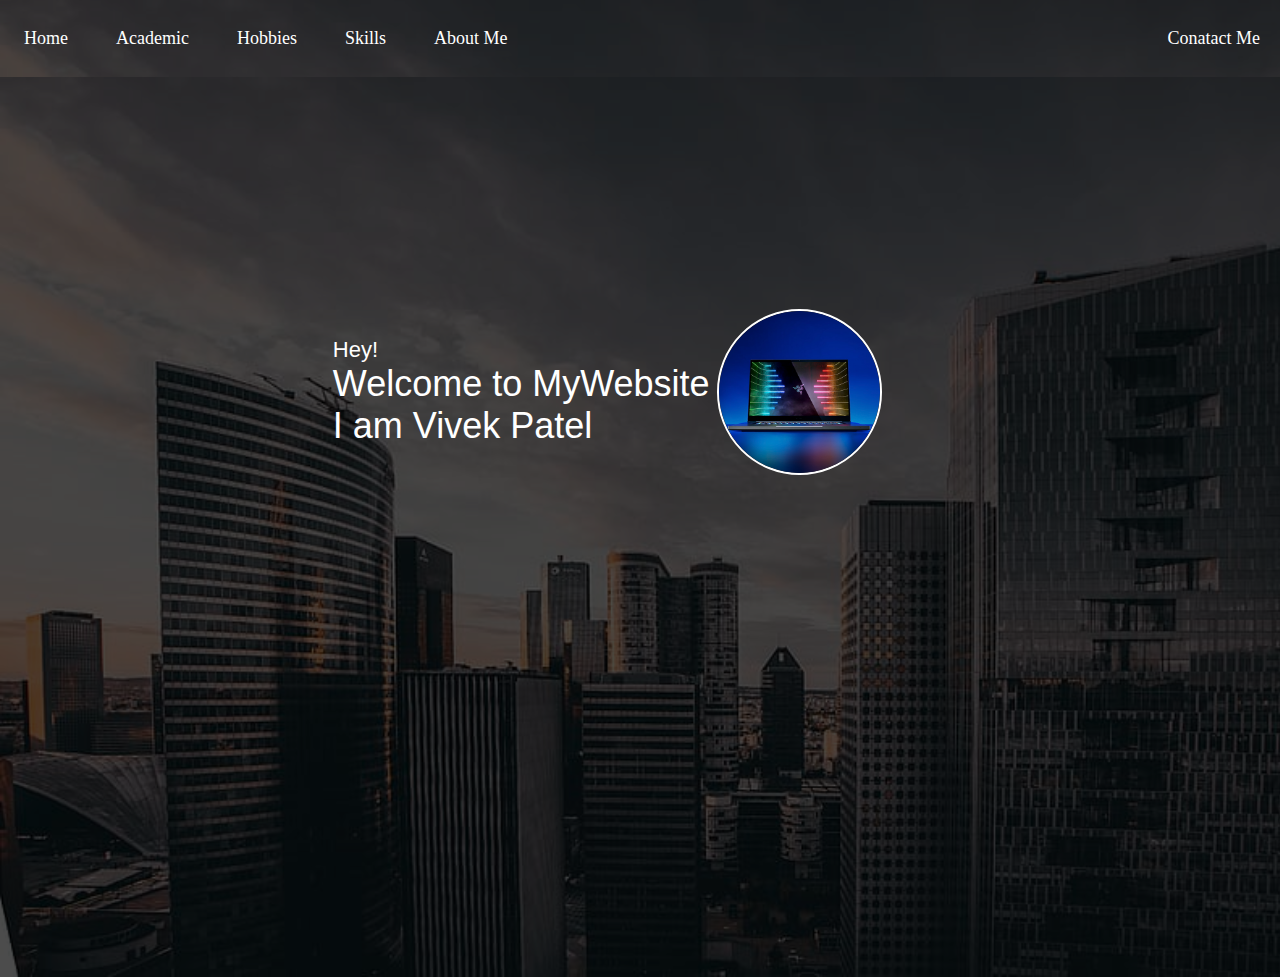
<file: index.html>
<!DOCTYPE>
<html>
    <head>
        <meta charset="UTF-8">
        <meta name="viewport" content="width=device-width, initial-scale=1.0">
        <title>My Website</title>
        <link rel="stylesheet" href="css/style.css">
    </head>

    <body>
        <nav class="navbar background h-resp">
            <ul class="nav-list v-resp">
                <li><a href="index.html">Home</a></li>
                <li><a href="academic.html">Academic</a></li>
                <li><a href="hobbies.html">Hobbies</a></li>
                <li><a href="skills.html">Skills</a></li>
                <li><a href="aboutme.html">About Me</a></li>
                
            </ul>
            <div class="nav-right v-resp">
                <ul class="nav-list-right">
                <li><a href="contact.html">Conatact Me</a></li>
            </ul>
            </div>
            <div class="b1">
                <div class="line"></div>
                <div class="line"></div>
                <div class="line"></div>
            </div>
        </nav>


            <section class="first background">
                <div class="box-main">
                    <div class="firsthalf">
                        <p class="ts">Hey!</p>
                        <p class="tb">Welcome to MyWebsite</p>
                        <p class="tb">I am Vivek Patel</p>
                    </div>

                    <div class="secondhalf">
                        <img src="img/my1.png" alt="My Photo">
                    </div>
                </div>
            </section>

            <script src="js/ani.js"></script>
    </body>
</html>
</file>
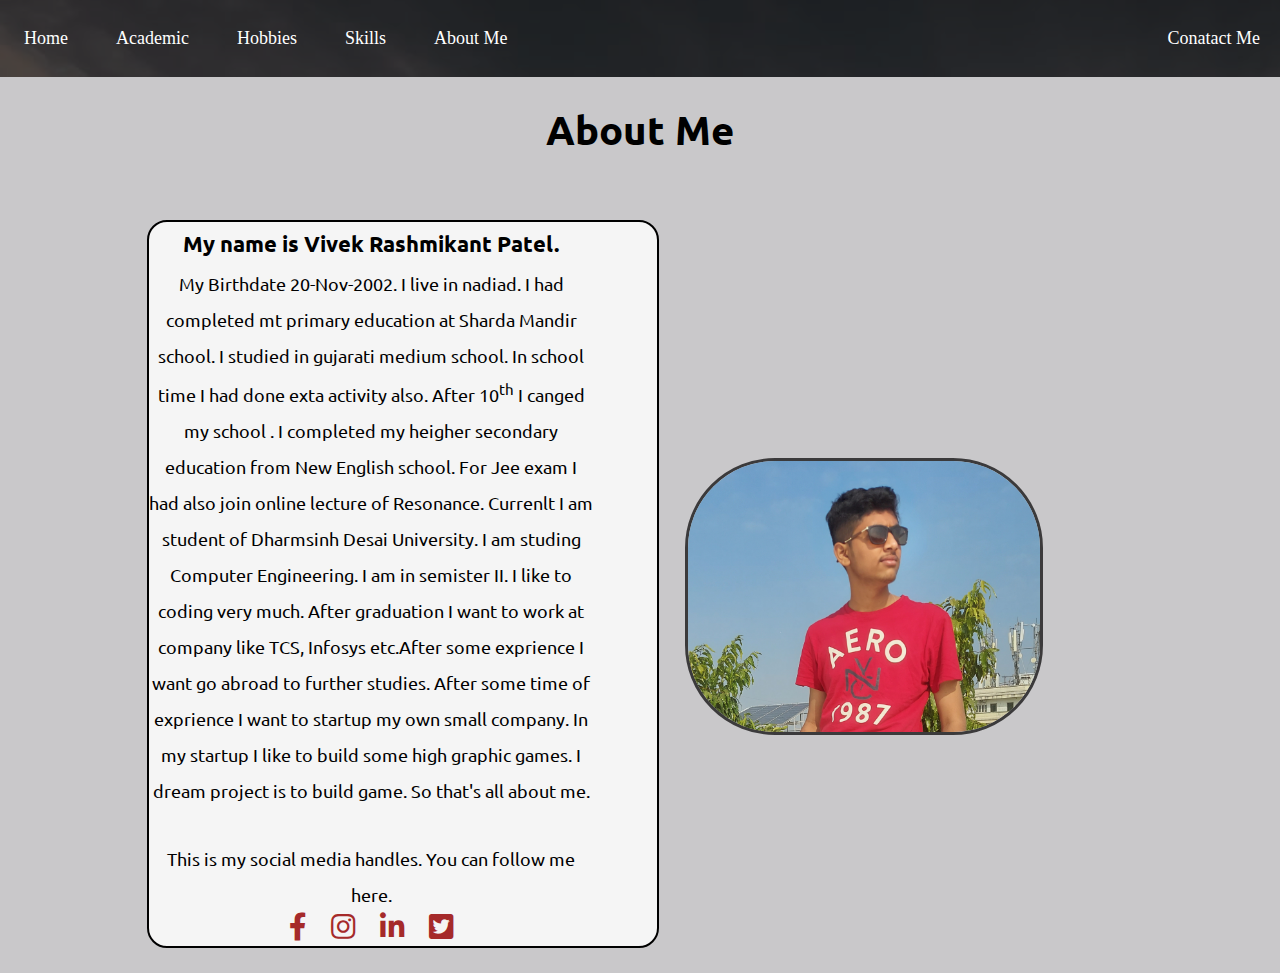
<file: aboutme.html>
<html>
    <head>
        <meta charset="UTF-8">
        <meta name="viewport" content="width=device-width, initial-scale=1.0">
        <title>My Website</title>
        <link rel="stylesheet" href="css/style.css">
        <link rel="stylesheet" href="css/about.css">
        <link rel="stylesheet" href="https://pro.fontawesome.com/releases/v5.10.0/css/all.css">
    </head>

    <body>
        <nav class="navbar background h-resp">
            <ul class="nav-list v-resp">
                <li><a href="index.html">Home</a></li>
                <li><a href="academic.html">Academic</a></li>
                <li><a href="hobbies.html">Hobbies</a></li>
                <li><a href="skills.html">Skills</a></li>
                <li><a href="aboutme.html">About Me</a></li>
            
            </ul>
            <div class="nav-right v-resp">
                <ul class="nav-list-right">
                <li><a href="contact.html">Conatact Me</a></li>
            </ul>
            </div>
            <div class="b1">
                <div class="line"></div>
                <div class="line"></div>
                <div class="line"></div>
            </div>
        </nav>

        <section class="about">
            <div class="containter">
                <h1>About Me</h1>
                <div class="box">
                    <div class="text">
                        <h3>My name is Vivek Rashmikant Patel.</h3>
                        <p> My Birthdate 20-Nov-2002. I live in nadiad. I had completed 
                            mt primary education at Sharda Mandir school. I studied in gujarati medium school.
                            In school time I had done exta activity also. After 10<sup>th</sup> I canged my school
                            . I completed my heigher secondary education from New English school. For Jee exam I had also join
                            online lecture of Resonance. Currenlt I am student of Dharmsinh Desai University. I am studing Computer
                            Engineering. I am in semister II. I like to coding very much. After graduation I want to work at company
                            like TCS, Infosys etc.After some exprience I want go abroad to further studies. After some time of exprience 
                            I want to startup my own small company. In my startup I like to build some high graphic games. I dream project is to
                            build game. So that's all about me.</p>
                            <br>
                            <p>This is my social media handles. You can follow me here.</p>
                            <div class="social">
                                <a href="https://www.facebook.com/profile.php?id=100010936723724"><i class="fab fa-facebook-f"></i></a>
                                <a href="https://www.instagram.com/vivek2011_"><i class="fab fa-instagram"></i></a>
                                <a href="https://www.linkedin.com/in/vivek-patel-b32512200/"><i class="fab fa-linkedin-in"></i></a>
                                <a href="https://twitter.com/vivek20_patel"><i class="fab fa-twitter-square"></i></a>
                            </div>
                    </div>

                    <div class="image">
                        <img src="img/my_photo.jpg" alt="my photo">
                    </div>

                </div>
            </div>
        </section>

        <script src="js/ani.js"></script>
    </body>
</html>
</file>
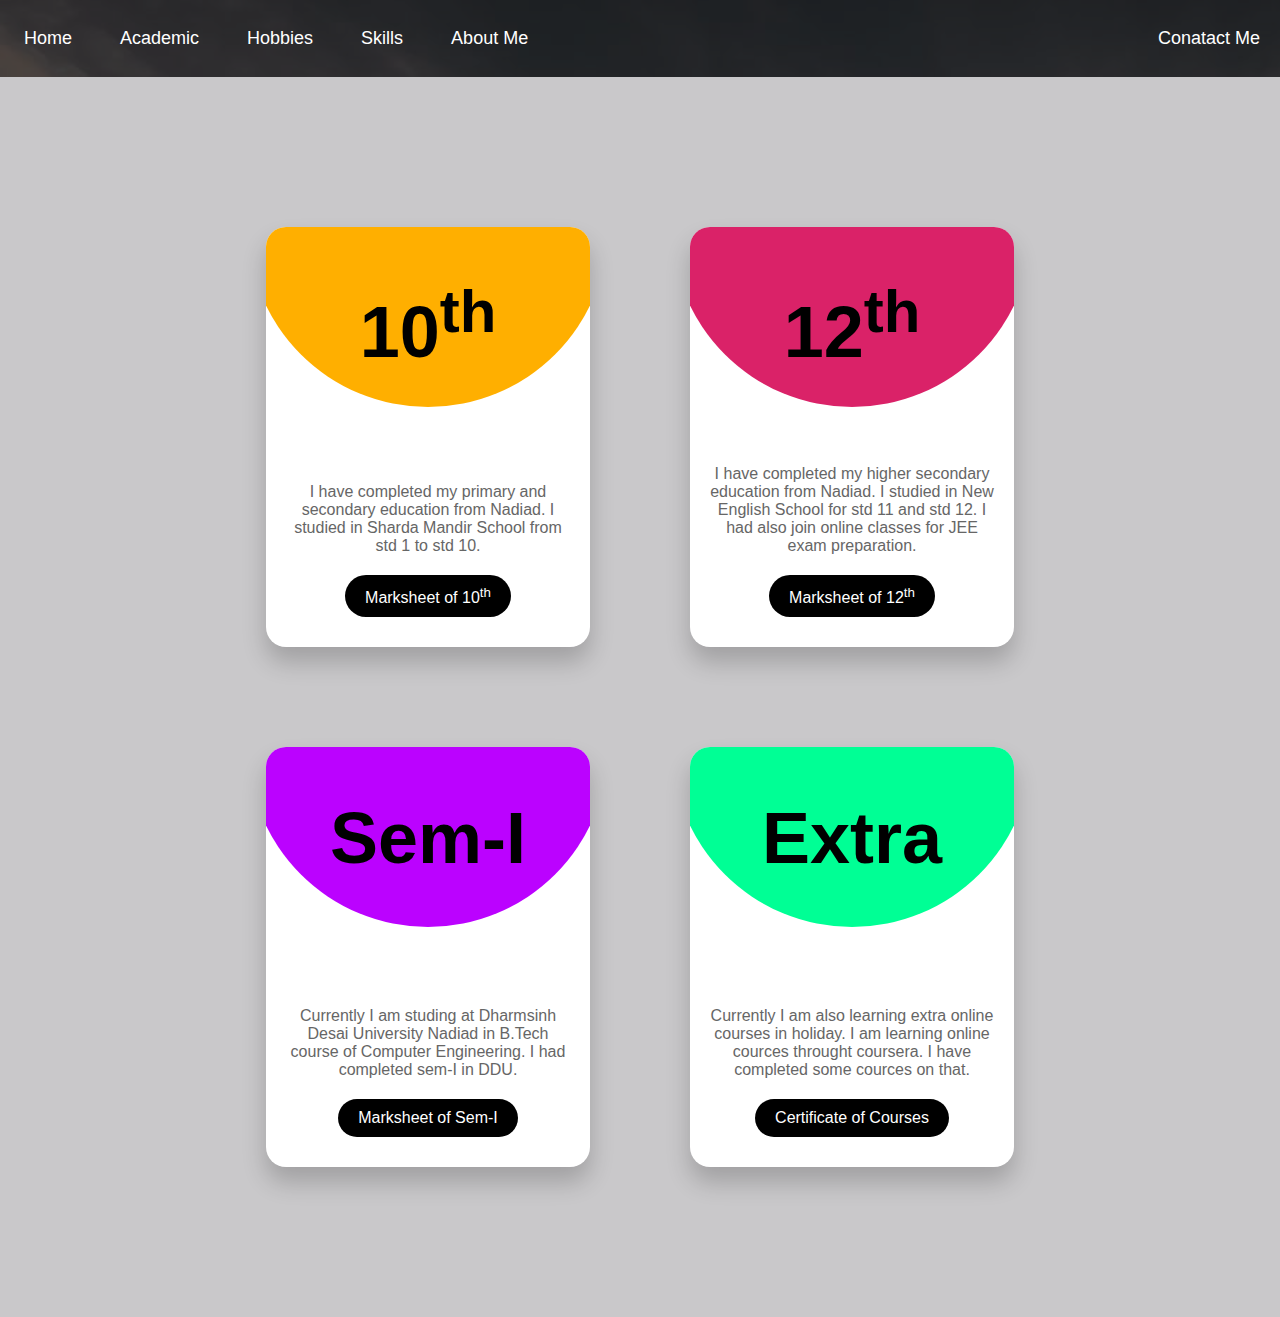
<file: academic.html>
<!DOCTYPE>
<html>
    <head>
        <meta charset="UTF-8">
        <meta name="viewport" content="width=device-width, initial-scale=1.0">
        <title>My Website</title>
        <link rel="stylesheet" href="css/style.css">
        <link rel="stylesheet" href="css/academic.css">
    </head>

    <body>
        <nav class="navbar background h-resp">
            <ul class="nav-list v-resp">
                <li><a href="index.html">Home</a></li>
                <li><a href="academic.html">Academic</a></li>
                <li><a href="hobbies.html">Hobbies</a></li>
                <li><a href="skills.html">Skills</a></li>
                <li><a href="aboutme.html">About Me</a></li>
                
            </ul>
            <div class="nav-right v-resp">
                <ul class="nav-list-right">
                <li><a href="contact.html">Conatact Me</a></li>
            </ul>
            </div>
            <div class="b1">
                <div class="line"></div>
                <div class="line"></div>
                <div class="line"></div>
            </div>
        </nav>
        <section class="acadamic">
        <div class="box">
            <div class="card">
                <div class="circle">
                    <h2>10<sup>th</sup></h2>
                    </div>
                    <div class="text">
                        <p>
                            I have completed my primary and secondary education from Nadiad. 
                            I studied in Sharda Mandir School from std 1 to std 10.
                        </p>
                        <a href="img/10marksheet.jpg">Marksheet of 10<sup>th</sup></a>
                    </div>
                
            </div>
            <div class="card">
                <div class="circle">
                
                    <h2>12<sup>th</sup></h2>
                </div>
                    <div class="text">
                        <p>I have completed my higher secondary education from Nadiad. 
                            I studied in New English School for std 11 and std 12.
                            I had also join online classes for JEE exam preparation.</p>
                        <a href="img/12board.jpg">Marksheet of 12<sup>th</sup></a>
                    </div>
                
            </div>
            <div class="card">
                <div class="circle">
                    <h2>Sem-I</h2>
                </div>
                    <div class="text">
                        <p>
                            Currently I am studing at Dharmsinh Desai University Nadiad in B.Tech course
                            of Computer Engineering. I had completed sem-I in DDU.
                        </p>
                        <a href="img/sem-I.png">Marksheet of Sem-I</a>
                    </div>
                
            </div>
            <div class="card">
                <div class="circle">
                    <h2>Extra</h2>
                </div>
                    <div class="text">
                        <p>
                            Currently I am also learning extra online courses in holiday. I am learning online cources throught
                            coursera. I have completed some cources on that. 
                        </p>
                        <a href="img/certificate/">Certificate of Courses</a>
                    </div>
                
            </div>
        </div>
    </section>
        <script src="js/ani.js"></script>
    </body>
</html>
</file>
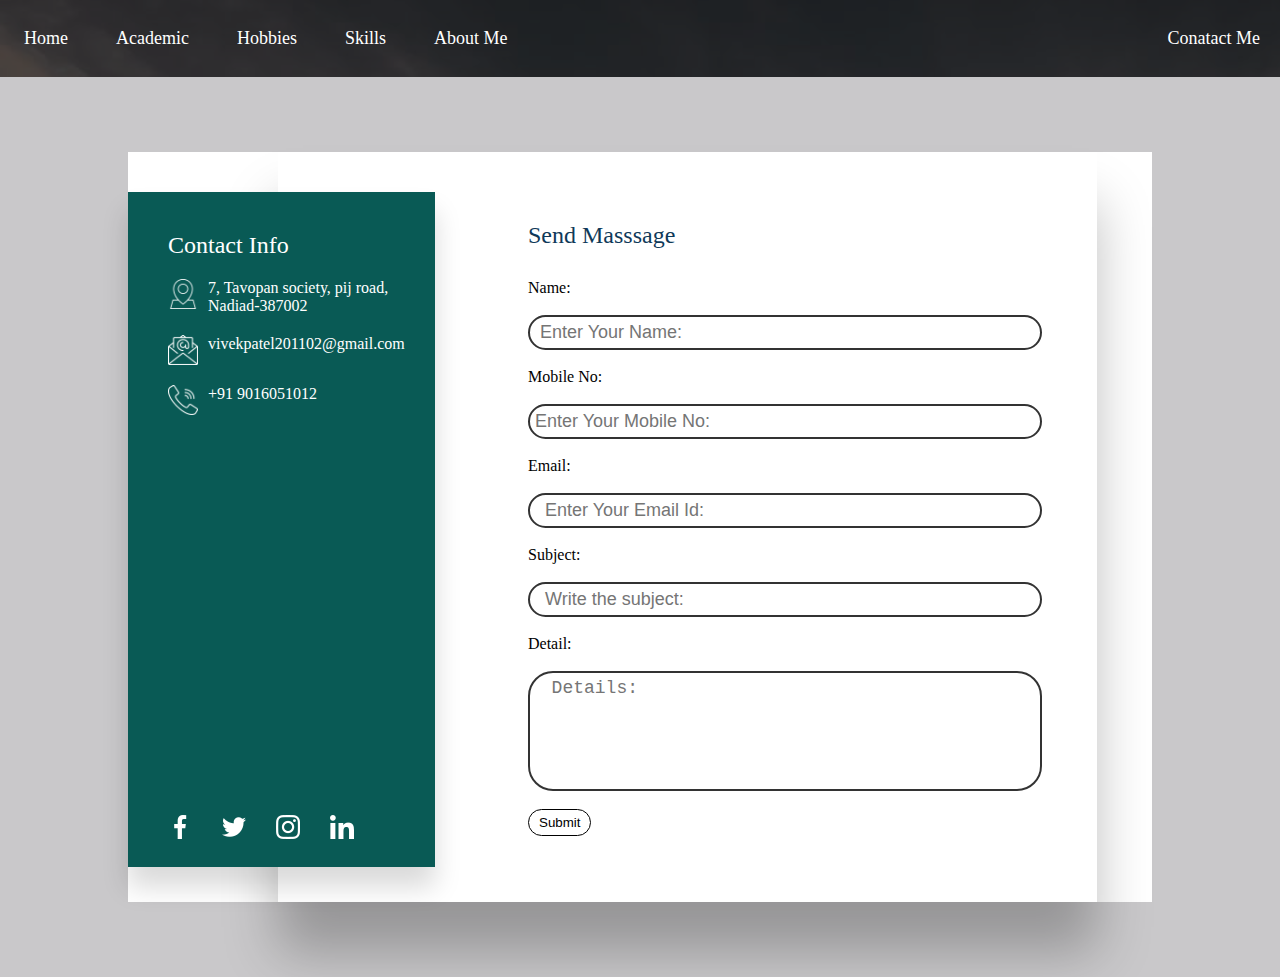
<file: contact.html>
<!DOCTYPE>
<html>
    <head>
        <meta charset="UTF-8">
        <meta name="viewport" content="width=device-width, initial-scale=1.0">
        <title>My Website</title>
        <link rel="stylesheet" href="css/style.css">
        <link rel="stylesheet" href="css/contact.css">
    </head>

    <body>
        <nav class="navbar background h-resp">
            <ul class="nav-list v-resp">
                <li><a href="index.html">Home</a></li>
                <li><a href="academic.html">Academic</a></li>
                <li><a href="hobbies.html">Hobbies</a></li>
                <li><a href="skills.html">Skills</a></li>
                <li><a href="aboutme.html">About Me</a></li>
                
            </ul>
            <div class="nav-right v-resp">
                <ul class="nav-list-right">
                <li><a href="contact.html">Conatact Me</a></li>
            </ul>
            </div>
            <div class="b1">
                <div class="line"></div>
                <div class="line"></div>
                <div class="line"></div>
            </div>
        </nav>
        <section>
            <div class="container">
                <div class="contactinfo">
                    <div>
                        <h2>Contact Info</h2>
                        <ul class="info">
                            <li>
                                <span><img src="img/location.png"></span>
                                <span>7, Tavopan society, pij road, 
                                    Nadiad-387002</span>
                            </li>
                            <li>
                                <span><img src="img/mail.png"></span>
                                <span>vivekpatel201102@gmail.com</span>
                            </li>
                            <li>
                                <span><img src="img/call.png"></span>
                                <span>+91 9016051012</span>
                            </li>
                        </ul>
                    </div>
                    <ul class="sci">
                        <li><a href="https://www.facebook.com/profile.php?id=100010936723724"><img src="img/1.png"></a></li>
                        <li><a href="https://twitter.com/vivek20_patel"><img src="img/2.png"></a></li>
                        <li><a href="https://www.instagram.com/vivek2011_/"><img src="img/3.png"></a></li>
                        <li><a href="https://www.linkedin.com/in/vivek-patel-b32512200/"><img src="img/5.png"></a></li>
                    </ul>
                </div>
                <div class="contactform">
                <h2>Send Masssage</h2>
                <div class="formbox">
                    <div class="inputbox">
                    <form action="mailto:devloper.vivek@gmail.com" method="post" enctype="text/plain">
                        Name:</br><br>
                        <input type="text" name="Information for Contact You: -
Name " id="Name" placeholder="  Enter Your Name:">
                        <br><br>Mobile No: </br><br>
                        <input type="text" name="Mobile " id="Mobile" placeholder=" Enter Your Mobile No:">
                        <br><br>Email:</br><br>
                        <input type="text" name="Email " id="Email" placeholder="   Enter Your Email Id:">
                        <br><br>Subject:</br><br>
                        <input type="text" name="Subject " id="Sub" placeholder="   Write the subject:">
                        <br><br>Detail:</br><br> 
                        <textarea name="Description " id="Description" cols="45" rows="10" placeholder="  Details:"></textarea>
                        <br><br><button  type="submit" class="btn">Submit</button>
                </form>
            </div>
                </div>
            </div>
            </div>
        </section>
        <script src="js/ani.js"></script>
    </body>
</html>
</file>
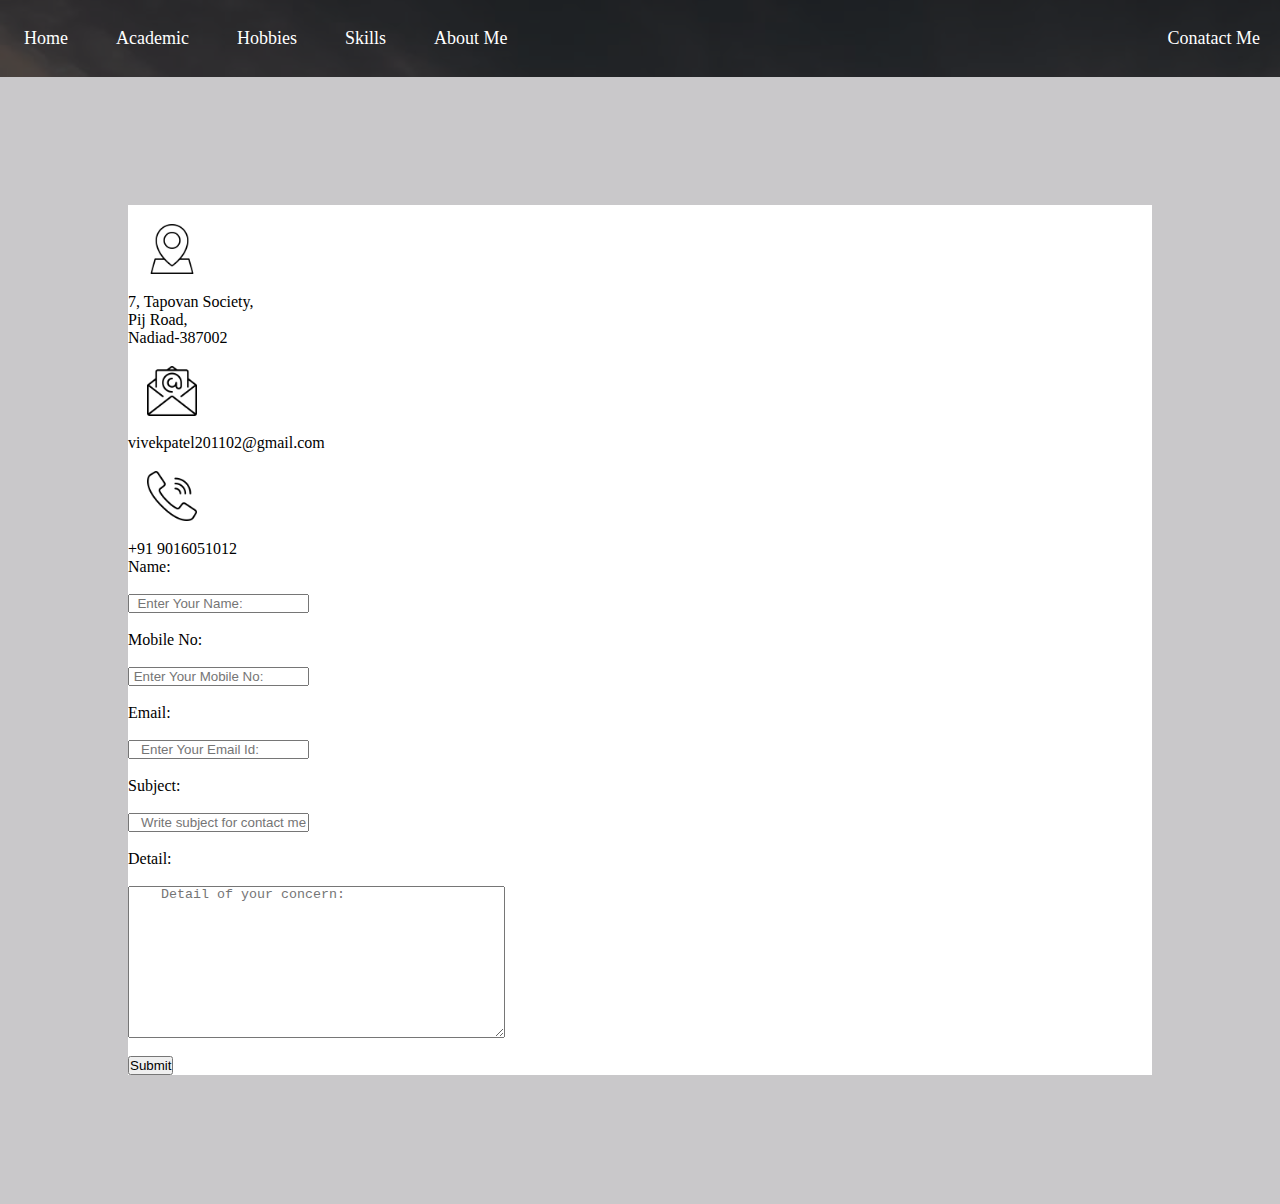
<file: contact1.html>
<!DOCTYPE>
<html>
    <head>
        <meta charset="UTF-8">
        <meta name="viewport" content="width=device-width, initial-scale=1.0">
        <title>My Website</title>
        <link rel="stylesheet" href="css/style.css">
        <link rel="stylesheet" href="css/contact1.css">
    </head>

    <body>
        <nav class="navbar background h-resp">
            <ul class="nav-list v-resp">
                <li><a href="index.html">Home</a></li>
                <li><a href="academic.html">Academic</a></li>
                <li><a href="hobbies.html">Hobbies</a></li>
                <li><a href="skills.html">Skills</a></li>
                <li><a href="aboutme.html">About Me</a></li>
                
            </ul>
            <div class="nav-right v-resp">
                <ul class="nav-list-right">
                <li><a href="contact.html">Conatact Me</a></li>
            </ul>
            </div>
            <div class="b1">
                <div class="line"></div>
                <div class="line"></div>
                <div class="line"></div>
            </div>
        </nav>

        <section>
            <div class="contain">
            <div class="container">
                <div class="info-text">
                    <li>
                    <span><img src="img/location.png"></span>
                    <span>7, Tapovan Society,<span><br>
                    <span>Pij Road,</span><br>
                    <span>Nadiad-387002</span>
                    </li>
                    <li>
                    <span><img src="img/mail.png"></span>
                    
                    <span>vivekpatel201102@gmail.com</span>
                    </li>
                    <li>
                    <span><img src="img/call.png"></span>
                    
                    <span>+91 9016051012</span>
                    </li>
                </div>

                <div class="info-form">
                    <form action="mailto:devloper.vivek@gmail.com" method="post" enctype="text/plain">
                        Name:</br><br>
                        <input type="text" name="Information for Contact You: -
Name " id="Name" placeholder="  Enter Your Name:">
                        <br><br>Mobile No: </br><br>
                        <input type="text" name="Mobile " id="Mobile" placeholder=" Enter Your Mobile No:">
                        <br><br>Email:</br><br>
                        <input type="text" name="Email " id="Email" placeholder="   Enter Your Email Id:">
                        <br><br>Subject:</br><br>
                        <input type="text" name="Subject " id="Sub" placeholder="   Write subject for contact me:">
                        <br><br>Detail:</br><br> 
                        <textarea name="Description " id="Description" cols="45" rows="10" placeholder="    Detail of your concern:"></textarea>
                        <br><br><button  type="submit" class="btn">Submit</button>
                </form>
                </div>

            </div>
        </div>
        </section>

    </body>
</html>
</file>
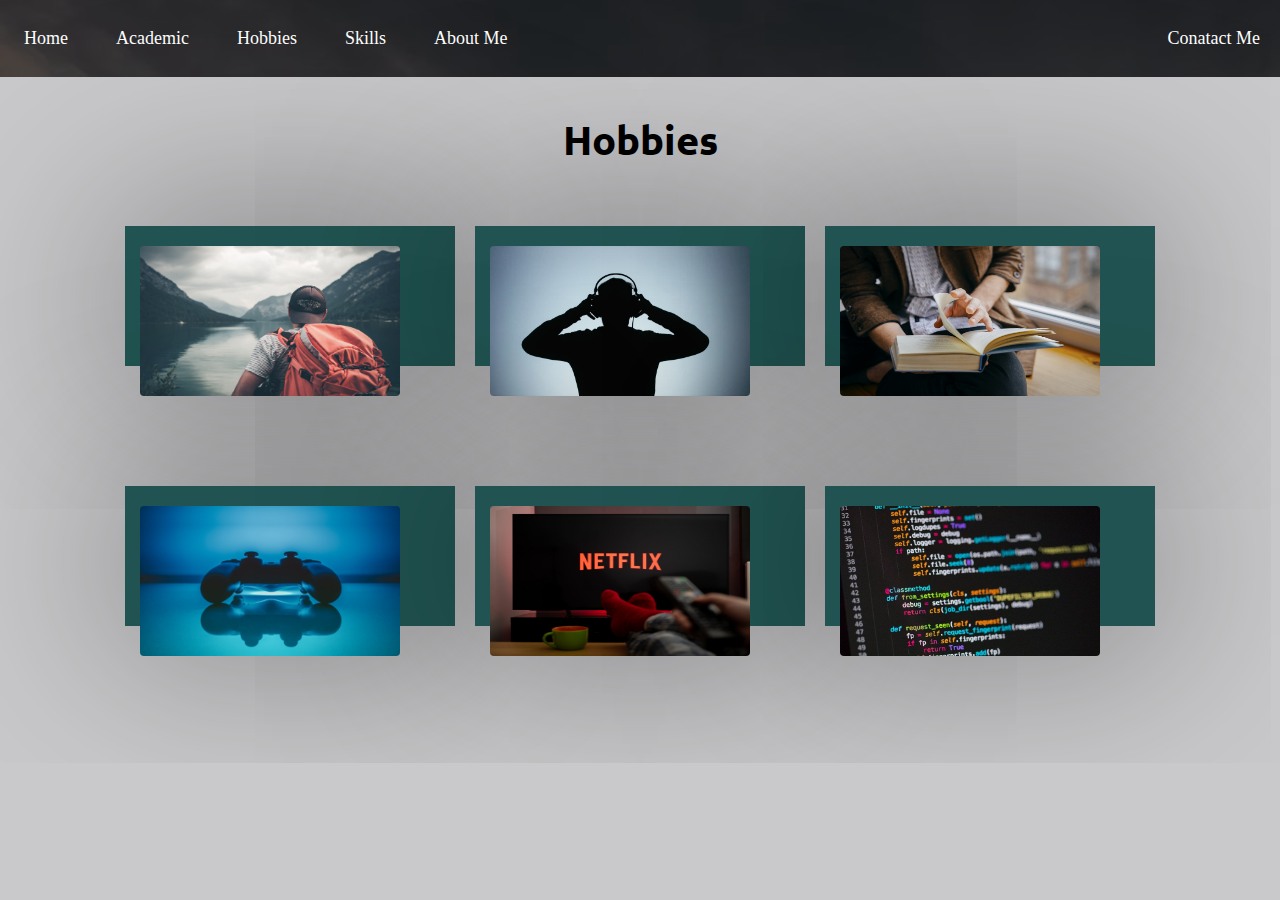
<file: hobbies.html>
<!DOCTYPE>
<html>
    <head>
        <meta charset="UTF-8">
        <meta name="viewport" content="width=device-width, initial-scale=1.0">
        <title>My Website</title>
        <link rel="stylesheet" href="css/style.css">
        <link rel="stylesheet" href="css/hobbies.css">
    </head>

    <body>
        <nav class="navbar background h-resp">
            <ul class="nav-list v-resp">
                <li><a href="index.html">Home</a></li>
                <li><a href="academic.html">Academic</a></li>
                <li><a href="hobbies.html">Hobbies</a></li>
                <li><a href="skills.html">Skills</a></li>
                <li><a href="aboutme.html">About Me</a></li>
                
            </ul>
            <div class="nav-right v-resp">
                <ul class="nav-list-right">
                <li><a href="contact.html">Conatact Me</a></li>
            </ul>
            </div>
            <div class="b1">
                <div class="line"></div>
                <div class="line"></div>
                <div class="line"></div>
            </div>
        </nav>
        <br><br>
        <h1 class="h-1">Hobbies</h1>
        <section id="hobbies"> 

            <div class="container">
                <div class="card">
                    <div class="imgBx">
                        <img src="img/travel.jpeg" alt="Travel">
                    </div>
                    <div class="content">
                        <h2>Travelling</h2>
                        <p>I like to travel at different places very much. In my opinion As a hobby, travelling keeps us busy during leisure;
                             it is the best method to utilise time. Until a person breaks from the dull routine, physically and mentally, 
                             he cannot find satisfaction; travelling helps us to achieve this break and rejuvenates us</p>
                    </div>
                </div>
                <div class="card">
                    <div class="imgBx">
                        <img src="img/music.jpg" alt="Music">
                    </div>
                    <div class="content">
                        <h2>Listen Music</h2>
                        <p>I like to listen music when ever I am doing something. I listen all type of song like hindi, gujarati, punjabi, english etc.
                            But in all that I like punjabi song most. Music is my passion. While listening to music I never got bored, it always make my mood good.
                            so I like to listen often and often music; While writting I am listing music now.</p>
                        </p>
                    </div>
                </div>
                <div class="card">
                    <div class="imgBx">
                        <img src="img/book.jpeg" alt="Reading">
                    </div>
                    <div class="content">
                        <h2>Reading Books</h2>
                        <p>I like to read novels, comics etc in Book. Thought I like to read novels most. Reading books are one of the meditation to my mind. By Reading 
                            book, I can always make my mind fresh. I had read lots of book though My favourite book is Rich Dad Poor Dad. This book is so amazing to read. I
                            it had actually showed us the dirty face of our society who differentitate people as per their income.</p>
                        </p>
                    </p>
                </div>
            </div>
        </div>
    </section>
    
    <section id="hobbies">
        <div class="container">
            <div class="card">
                <div class="imgBx">
                    <img src="img/game.png" alt="Game">
                </div>
                <div class="content">
                    <h2>Video Game</h2>
                    <p>I like to play video games on laptop or mobile. When ever I am free I like to play video game. In all video game I like horror video game are my favourite
                        I had played many games like pacify, world war z, fifa, cricket-19, GTA. In all of them my favourite video game is GTA-V.
                        This is kind of mind freshing this. I think video game help me in focus on one thing at a time.</p>
                    </div>
                </div>
                <div class="card">
                    <div class="imgBx">
                        <img src="img/movie.jpg" alt="Movie">
                    </div>
                    <div class="content">
                        <h2>Watch Movie/Series</h2>
                        <p>I like to watch movies and web seires. Watching such things are Entertaining. Genrally I like to watch hollywood movie but Indian movies like KGF, Baahubali
                            is also great. In actor my favourate actor is Manoj Bajpai. He is stunning actor. I like to watch thriller movies. My favourate movie is Inception.
                            And In web series my favourite web series is DARK. This two shows are epic example of thriller.               </p>
                        </p>
                    </div>
                </div>
                <div class="card">
                    <div class="imgBx">
                        <img src="img/code.jpg" alt="Coding">
                    </div>
                    <div class="content">
                        <h2>Coding</h2>
                        <p>Being an student of engineering, I like to coding new everytime. Currently I had learned C/C++, HTML/CSS, PHP language in programing language. To become professional coder is my goal so
                            I like to code every time new. Currently I like to code in C++ and HTML language. C++ is very useful with the OOP consept. And so html is also very useful to design website.
                        I like to coding when ever I get problem of program. I am alway ready to solve that. </p>
                        </p>
                    </p>
                </div>
            </div>
        </div>
    </section>
    <script src="js/ani.js"></script>   
    </body>
    </html>
</file>
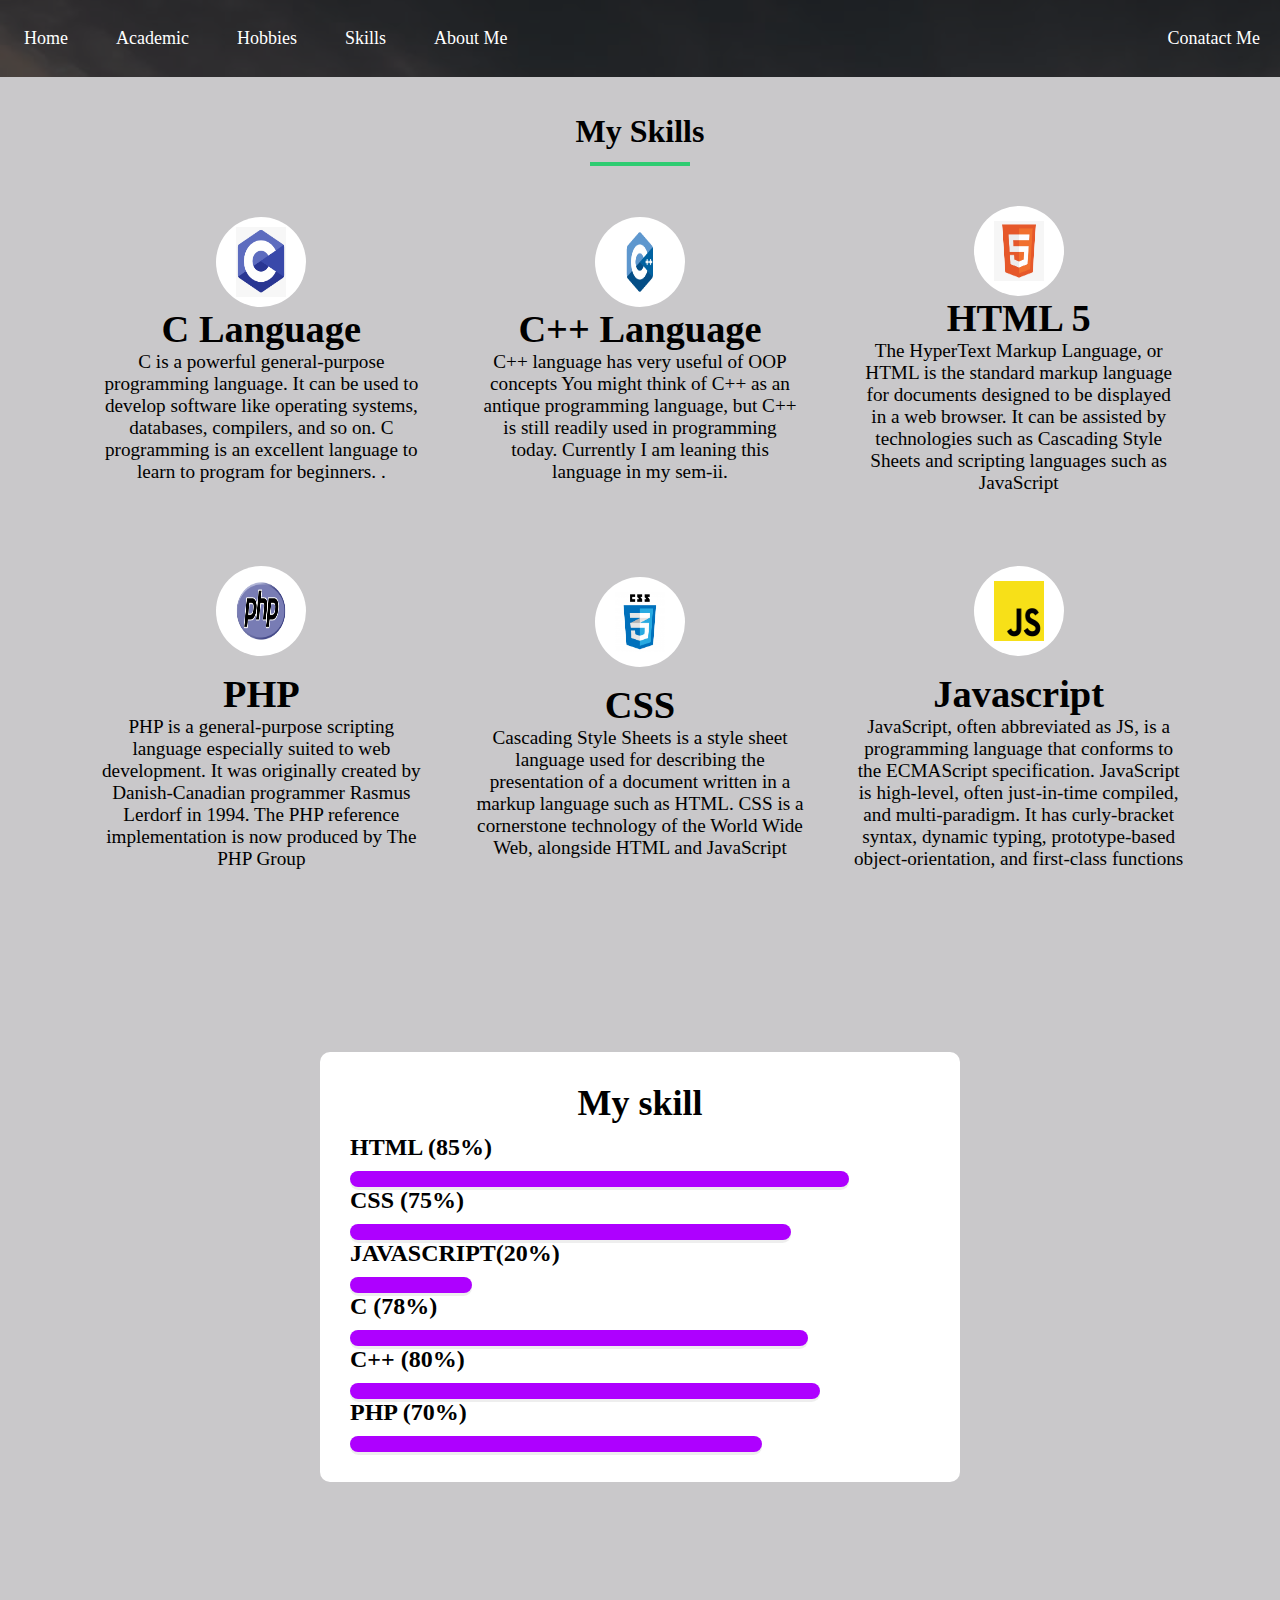
<file: skills.html>
<!DOCTYPE>
<html>
    <head>
        <meta charset="UTF-8">
        <meta name="viewport" content="width=device-width, initial-scale=1.0">
        <title>My Website</title>
        <link rel="stylesheet" href="css/style.css">
        <link rel="stylesheet" href="css/skills.css">
    </head>

    <body>
        <nav class="navbar background h-resp">
            <ul class="nav-list v-resp">
                <li><a href="index.html">Home</a></li>
                <li><a href="academic.html">Academic</a></li>
                <li><a href="hobbies.html">Hobbies</a></li>
                <li><a href="skills.html">Skills</a></li>
                <li><a href="aboutme.html">About Me</a></li>
                
            </ul>
            <div class="nav-right v-resp">
                <ul class="nav-list-right">
                <li><a href="contact.html">Conatact Me</a></li>
            </ul>
            </div>
            <div class="b1">
                <div class="line"></div>
                <div class="line"></div>
                <div class="line"></div>
            </div>
        </nav>

        <section class="skills">
            <div class="inner">
                <div class="header">
                    <h1>My Skills</h1>
                </div>
            <div class="container">
                <div class="skill-box">
                    <div class="skill-title">
                        <div class="img">
                            <img class="skill-icon" src="img/c.png" height="70" width="100">
                        </div>
                    <div class="content">
                        <h1>C Language</h1>
                    </div>
                    <p>C is a powerful general-purpose programming language. It can be used to develop 
                        software like operating systems, databases, compilers, and so on.
                         C programming is an excellent language to learn to program for beginners. .</p>
                </div>
                </div>
                <div class="skill-box">
                    <div class="skill-title">
                    <div class="img">
                        <img class="skill-icon" src="img/c++.png" height="100" width="140">
                    </div>
                    <div class="content">
                        <h1>C++ Language</h1>
                    </div>
                    <p>C++ language has very useful of OOP concepts You might think of C++ as an antique programming language, 
                        but C++ is still readily used in programming today. Currently I am leaning this language in my sem-ii.</p>
                </div>
                </div>
                <div class="skill-box">
                    <div class="skill-title">
                    <div class="img"> 
                        <img class="skill-icon" src="img/html.png" height="60" width="100">
                    </div>
                    <div class="content">
                        <h1>HTML 5</h1>
                    </div>
                    <p>The HyperText Markup Language, or HTML is the standard markup language for documents designed to 
                        be displayed in a web browser. It can be assisted by technologies such as Cascading Style Sheets
                         and scripting languages such as JavaScript</p>
                </div>
                </div>
                    <div class="skill-box">
                    <div class="skill-title">
                        <div class="img">
                        <img class="skill-icon" src="img/php.png " height="60" width="100">
                    </div>
                    </div>
                    <div class="content">
                        <h1>PHP</h1>
                    </div>
                    <p>PHP is a general-purpose scripting language especially suited to web development.
                         It was originally created by Danish-Canadian programmer Rasmus Lerdorf in 1994.
                          The PHP reference implementation is now produced by The PHP Group</p>
                </div>

                <div class="skill-box">
                    <div class="skill-title">
                        <div class="img">
                        <img class="skill-icon" src="img/css.png " height="60" width="100">
                    </div>
                    </div>
                    <div class="content">
                        <h1>CSS</h1>
                    </div>
                    <p>Cascading Style Sheets is a style sheet language used for describing the presentation 
                        of a document written in a markup language such as HTML. CSS is a cornerstone technology 
                        of the World Wide Web, alongside HTML and JavaScript</p>
                </div>

                <div class="skill-box">
                    <div class="skill-title">
                        <div class="img">
                        <img class="skill-icon" src="img/js.png " height="60" width="100">
                    </div>
                    </div>
                    <div class="content">
                        <h1>Javascript</h1>
                    </div>
                    <p>JavaScript, often abbreviated as JS, is a programming language that conforms to the 
                        ECMAScript specification. JavaScript is high-level, often just-in-time compiled, and 
                        multi-paradigm. It has curly-bracket syntax, dynamic typing, prototype-based 
                        object-orientation, and first-class functions</p>
                </div>

                </div>
            </div>
            </div>
        </section>
        <section>
            <div class="main">
                <h1>My skill</h1>
                <ul class="bar-box">
                    <li>
                        <h5>HTML (85%)</h5>
                        <span class="bar bar1"></span>
                    </li>
                    <li>
                        <h5>CSS (75%)</h5>
                        <span class="bar bar2"></span>
                    </li>
                    <li>
                        <h5>JAVASCRIPT(20%)</h5>
                        <span class="bar bar6"></span>
                    </li>
                    <li>
                        <h5>C (78%)</h5>
                        <span class="bar bar3"></span>
                    </li>
                    <li>
                        <h5>C++ (80%)</h5>
                        <span class="bar bar4"></span>
                    </li>
                    <li>
                        <h5>PHP (70%)</h5>
                        <span class="bar bar5"></span>
                    </li>
                </ul>

            </div>
        </section>
        <script src="js/ani.js"></script>
    </body>
</html>
</file>
<file: css/style.css>
@import url('https://fonts.googleapis.com/css2?family=Ubuntu:ital,wght@1,500&display=swap');
*{
    margin: 0;
    padding: 0;
}

html{
    scroll-behavior: smooth;
}


.navbar{
    display:flex;
    align-items:center;
    top: 0;
    cursor: pointer;
    justify-content: center;
    max-width: 100%;
}
.nav-list{
    width:100%;
    display:flex;
    align-items:center;
}

.nav-list li{
    font-size:18px;
    list-style: none;
    padding:28px 24px;

}

.nav-list li a{
    text-decoration:none;
    color:white;
}

.nav-list li a:hover{
    color:grey;
}

.nav-right{
    width:30%;
    padding: 0px 20px;
}

.nav-list-right{
    list-style: none;
    float:right;
}

.nav-list-right li{
    
    font-size:18px;
}

.nav-list-right li a{
    color:white;
    text-decoration: none;
    
}

.nav-list-right li a:hover{
    color:grey;
}

.b1{
    display:none;
    position:absolute;
    cursor: pointer;
    right:5%;
    top:15px;
}

.line{
    width:33px;
    background-color: white;
    height:3px;
    margin:5px 5px;
}   

.background{
    background:rgba(0,0,0,0.7) url('../img/im-bg.jpg');
    background-size: cover;
    background-blend-mode: darken;
}

.box-main{
    display:flex;
    justify-content:center;
    align-items: center;
    color:white;
    max-width: 60%;
    margin:auto;
    height: 70%;
    font-family: 'Segoe UI', Tahoma, Geneva, Verdana, sans-serif;
}

.first{
    height: 100vh;
}

.firsthalf{
    display:flex;
    flex-direction: column;
    justify-content: center;
    width: 50%;

}

.secondhalf{
    width:30%;
}

.secondhalf img{
    width:70%;
    border: 2px solid white;
    border-radius: 50%;
    /*border-radius: 150px; */
}

.tb{
    font-size: 36px;
}


.ts{
    font-size:22px;
}



@media only screen and (max-width:740px)
{
    .navbar{
        flex-direction:column;
        height: 450px;
        transition: all 0.7s ease-in-out;
    }
    .nav-list{
        flex-direction:column;

    }
    .nav-right{
        width: 15%;
        text-align:center;
    }
    .b1{
        display:block;
    }

    .h-resp{
        height: 72px;
    }
    .v-resp{
        opacity: 0;
    }
    .box-main{
        flex-direction:column-reverse;
        max-width: 100%;
    }

    .firsthalf{
        align-items:center;
        text-align:center;

    }
    .secondhalf{
        align-items:center;
        text-align: center;
    }

    .ts{
        font-size:16px;
    }
    .tb{
        font-size:20px;
    }
}

@media only screen and (max-width: 400px)
{
    .nav-right{
        width:25%;
        text-align: center;
    }
}

@media only screen and (max-width:260px)
{
    .nav-right{
        width:30%;
        text-align: center;
    }
}
</file>
<file: css/about.css>
@import url('https://fonts.googleapis.com/css2?family=Ubuntu:ital,wght@1,500&display=swap');
*{
    box-sizing: border-box;
}

body{
    background-color:#c9c8ca;
    
}

h1{
    margin-top:2%;
    font-size:40px;
    text-align: center;
    font-family: 'Ubuntu', sans-serif;
}
.box{
    display:flex;
    align-items:center;
    justify-content:center;
    max-width: 100%;
    padding-top:5%;
    font-family: 'Ubuntu', sans-serif;
}

.text{
    display:flex;
    flex-direction:column;
    width:40%;
    line-height:2;
    text-align:center;
    padding-right:5%;
    background-color: #f5f5f5;
    border: 2px solid black;
    border-radius:20px;
    margin-bottom: 2%;
    font-family: 'Ubuntu', sans-serif;
    
    
}

.text h3{
    font-size:22px;
    font-family: 'Ubuntu', sans-serif;
}

.text p{
    font-size:18px;
    font-family: 'Ubuntu', sans-serif;
}

.image{
    width:35%;
    margin-left:2%;
    border-radius: 90px;

}

.image img{
    width:80%;
    border:3px solid rgb(59, 58, 59);
    border-radius: 90px;
}

.image img:hover{
    border:5px solid rgb(59,58,59);
}

.text:hover{
    border:5px solid rgb(59,58,59);
}

.social i{
    color:#a52a2a;
    font-size: 28px;
    padding:0 10px;
}

.social i:hover{
    color:blue;
}

@media only screen and (max-width:1140px){
    .box{
        display:flex;
        flex-direction: column-reverse;
    }
    .text{
        width:60%;
    }
}
@media only screen and (max-width:700px) {
    .box{
        display:flex;
        flex-direction: column-reverse;
    }
    .image{
        margin-bottom: 20px;
    }
    .text{
        width:60%;
        margin-top: 5%;
    }
    .image img{
        margin-bottom: 5%;
    }
}
</file>
<file: css/academic.css>
*{
    box-sizing: border-box;
    font-family: 'Poppins', sans-serif;
}

body{

    background:#c9c8ca;
    background-attachment: fixed;
}

.academic{
    display:flex;
    justify-content:center;
    align-items:center;
    min-height:100vh;
}

.box{
    position: relative;
    width: 100%;
    padding: 100px;
    display: flex;
    align-items: center;
    justify-content: center;
    flex-wrap: wrap;
}

.card{
    position: relative;
    width: 30%;
    height: 420px;
    background-color: #fff;
    margin: 50px;
    border-radius: 20px;
    flex-direction:column;
    overflow: hidden;
    box-shadow: 0 15px 25px rgba(0,0,0,0.2);
    transition: 0.5s;
}

.box .card .circle{
    position: relative;
    width:100%;
    height: 100%;
    text-align: center;
    clip-path: circle(180px at center 0);
}

.circle h2{
    color:#000;
    font-size: 4.5em;
    padding: 50px 0;
}

.text{
    position: absolute;
    bottom: 10px;
    page-break-after:20px;
    padding: 20px;
    text-align: center;
}
p{
    color:#666;     
}

.text a{
    position: relative;
    display: inline-block;
    padding:10px 20px;
    background: #000;
    color:#fff;
    border-radius: 40px;
    text-decoration: none;
    margin-top: 20px;
}

.box .card:nth-child(1) .circle,
.box .card:nth-child(1) .circle a
{
    background:#ffaf00;
}

.box .card:nth-child(2) .circle,
.box .card:nth-child(2) .circle a
{
    background:#da2268;
}

.box .card:nth-child(3) .circle,
.box .card:nth-child(3) .circle a
{
    background:#bb02ff;
}

.box .card:nth-child(4) .circle,
.box .card:nth-child(4) .circle a
{
    background:#00ff95;
}

.box:hover .card
{
    filter: blur(5px);
    transform: scale(0.9);
    opacity: 0.5; 
}

.box .card:hover
{
    filter: blur(0px);
    transform: scale(1.1);
    opacity: 1; 
}

@media only screen and (max-width:1200px){
    .card{
        width:40%;
    }
}

@media only screen and (max-width:800px){
    .card{
        width:50%;
    }
}

@media only screen and (max-width:700px){
    .card{
        width:60%;
    }
}

@media only screen and (max-width:600px){
    .card{
        width:90%;
        height: 450px;
    }
}

@media only screen and (max-width:500px)
{
    .box{
        width: 450px;
        padding:25px;
    }
    .card{ 
        width:80%;
    }
}
</file>
<file: css/contact.css>
*{
    box-sizing: border-box;
}

body{
    background-color:#c9c8ca;
}
section{
    display: flex;
    align-items: center;
    justify-content:center;
    min-height: 100vh;

}

/* section::before
{
    content:'';
    position: absolute;
    top: 10.5%;
    left: 0;
    width: 50%;
    height: 100%;

} */

.container{
    position: relative;
    min-height: 750px;
    min-width: 80%;
    display: flex;
    z-index: 100;
    background-color:#fff;
}

.contactform h2{
    color: #0f3959;
    font-size:24px;
    font-weight: 500;
}
.contactinfo{
    position: absolute;
    top: 40px;
    width:20%;
    height:90%;
    background-color:#095a55;
    z-index: 1;
    padding: 40px;
    justify-content: center;
    flex-direction: column;
    justify-content: space-between;
    box-shadow: 0 20px 25px rgba(0,0,0,0.15);
}

.contactform{
    position: absolute;
    padding: 70px 50px;
    padding-left: 250px;
    margin-left: 150px;
    width:80%;
    height:100%;
    background:#fff;
    box-shadow: 0 50px 50px rgba(0,0,0,0.25);
}

.formbox{
    position: relative;
    display: flex;
    justify-content:space-between;
    flex-wrap: wrap;
    margin-top: 30px;
}

.inputbox{
    position: relative;
    margin-bottom: 35px;
}

.w50{
    width: 47px;
}

.w100{
    width:100px;
}

.inputbox input, .inputbox textarea{
    width: 100%;
    resize: none;
    padding:5px 0;
    font-size: 18px;
    font-weight: 300;
    color:#333;
    border:2px solid #333;
    border-radius: 25px;
}

.inputbox textarea{
    height:120px;
}


.contactinfo h2{
    color: #fff;
    font-size:24px;
    font-weight: 500;
}

ul.info{
    position:relative;
    margin:20px 0;
}

ul.info li{
    position: relative;
    list-style: none;
    display: flex;
    margin:20px 0;
    cursor: pointer;
    align-items: flex-start;
}

.info li span:nth-child(1)
{
    width:30px;
    min-width: 30px;
}

.info li span:nth-child(1) img
{
    max-width: 30px;
    filter: invert(1);
}

.info li span:nth-child(2)
{
    color:#fff;
    margin-left: 10px;
    font-weight: 300;
}

.sci{
    position: relative;
    display: flex;
    margin-top:400px;
}

.sci li{
    list-style: none;
    margin-right: 15px;
}

.sci li a{
    text-decoration: none;
}

.sci li a img{
    filter: invert(1);
    margin-right: 15px;
}

.sci li a img:hover{
    filter:invert(0);
}

button{
    border: 1px solid black;
    border-radius:20px;
    padding:5px 10px;
    background-color:#fff;
}

@media only screen and (max-width:1800px) {
    .contactinfo{
        width:25%;
    }
}

@media only screen and (max-width:1500px) {
    .contactinfo{
        width:30%;
    }
}

@media only screen and (max-width:1200px) {
    .contactinfo{
        width:35%;
    }
}

@media only screen and (max-width:1000px) {
    .contactinfo{
        width:45%;
    }
}

@media only screen and (max-width:800px) {
    .contactinfo{
        width:55%;
    }
    .container{
        height:900px;
        width: 90%;
        margin-left:0;
        margin-right:0;
    }
    .contactform{
        margin-left: 150px;
    }
}
</file>
<file: css/contact1.css>
*{
    box-sizing: border-box;
}

body{
    background-color:#c9c8ca;
}
section{
    display: flex;
    align-items: center;
    justify-content:center;
    margin-top: 10%;
    margin-bottom:10%;

}
.contain{
    position: relative;
    min-height: 750px;
    min-width: 80%;
    display: flex;
    z-index: 1000;
    background-color:#fff;
}

.info-text li{
    list-style: none;
}

.container{
    max-width: 100%;
}

.info-text{
    width:50%;
}

.info-form{
    width:50%;
}

.info-text li span:nth-child(1) img
{
    display: block;
    align-items: right;
    max-width: 50px;
    height:50px;
    margin: 10%;

}
</file>
<file: css/hobbies.css>
@import url('https://fonts.googleapis.com/css2?family=Ubuntu:ital,wght@1,500&display=swap');

body{
    background-color: #c9c8ca;
}

#hobbies {
    display:flex;
    justify-content:center;
    align-items:center;
}

.h-1{
    color: rgb(0, 0, 0);
    font-size:40px;
    font-family: 'Ubuntu', sans-serif;
    text-align: center;
}

.container{
    position: relative;
    width: 1100px;
    display: flex;
    justify-content: center;
    align-items: center;
    flex-wrap: wrap;
    padding: 30px;
}

.container .card{
    max-width: 300px;
    height:100px;
    position:static;
    background: rgb(32, 83, 81);
    margin: 30px 10px;
    padding:20px 15px;
    display: flex;
    flex-direction: column;
    box-shadow: 0 5px 202px rgba(0,0,0,0.5);
    transition: 0.3s ease-in;
}

.container .card:hover{
    height: 550px;
}

.container .card .imgBx{
    position:static;
    width:260px;
    height:260px;
    top: -60px;
    left:20px;
}

.container .card .imgBx img{
    max-width: 100%;
    border-radius: 4px;
    height:150px;
    width:400px;


}

.container .card .content{
    position: relative;
    margin-top: -140px;
    padding:10px 15px;
    text-align: center;
    color:#111;
    opacity: 0;

}

.container .card .content:hover{
    visibility: visible;
    opacity: 1;
    margin-top: -20px;
}

h2 {
    font-size:24px;
    font-family: 'Ubuntu', sans-serif;
}

.content p{
    font-family: 'Ubuntu', sans-serif;
}
</file>
<file: css/skills.css>
*{
    margin: 0;
    padding: 0;
}
 body{
    background: #c9c8ca;
}

.inner{
    padding-top: 20px;
}

.header{
    text-align: center;
    color:black;
    padding: 1rem;
    position: relative;
}

.header::after{
    content:'';
    position: absolute;
    bottom:0;
    left: 50%;
    transform: translateX(-50%);
    height:4px;
    width:100px;
    background-color:#2ecc71;

}

.container{
    display: grid;
    grid-template-columns: repeat(3, 1fr);
    justify-content: center;
    align-items: center;
    text-align: center;
    grid-gap: 1rem;
    padding:1rem 80px;
    font-size:1.2rem;
}

.skill-box{
    padding: 1rem;
    color:black;
    cursor: pointer;
}

.skill-title{
    display: flex;
    flex-direction: column;
    align-items: center;
    padding:0.5rem;
    margin-bottom: 0.5rem;
    position: relative;

}

.img{
    width:90px;
    height:90px;
    position: relative;
    border-radius: 45px;
    background-color: #fff;
    display:flex;
    justify-content: center;
    align-items: center;
}

.img:after{
    content:'';
    position: absolute;
    top:0;
    left:0;
    width:50%;
    height:90px;
    background: reba(100,100,100,0.5);
    border-radius: 45px;
}

.skill-title h3{
     color:black;
     margin-top:0.5rem;


}
.skill-icon{
    width:50px; 
    z-index: 2; 

}

.skill-title after{
    content: '';
    position: absolute;
    bottom:0;
    right:60%;
    width:35px;
    height:4px;
    border-radius: 2px 0 0 2px;
    background-color: #2ecc71;
}

.skill-title before{
    content: '';
    position: absolute;
    bottom:0;
    left:50%;
    width:35px;
    height:4px;
    border-radius:0 2px 2px 0;
    background-color: #2ecc71;
}



.main{
    width:580px;
    background:#fff;
    margin:150px auto;
    padding: 30px;
    border-radius:10px;
    box-shadow: 2 20px 25px rgba(58,55,55,0.2);
}

@keyframes load {
    from{
        width:0%;
    }
}

@-webkit-keyframes load{
    from{
        width:0%;
    }
}

@-moz-keyframes load{
    from{
        width:0%;
    } 
}

@-o-keyframes load{
    from{
        width:0%;
    }
}

.main h1{
    text-align: center;
    margin-bottom: 10px;
    font-size:36px;
}

.bar-box{
    list-style: none;
    margin:0;
    padding: 0;
}

.bar-box li h5{
    margin-bottom: 10px;
    font-size: 24px;
}

.bar{
    height:18px;
    background-color: #eee;
    margin-bottom: 15px;
    border-radius:15px;
}

.bar::before{
    content:'';
    background-color: #ae00ff;
    display:inline-block;
    padding:8px;
    border-radius:inherit;
    animation: load 3s 0s;
    animation: load 3s 0s;
    -webkit-animation: load 3s 0s;
    -moz-animation: load 3s 0s;
    -o-animation: load 3s 0s;
}

.bar.bar1:before{
    width:calc(85% - 10px); 
}

.bar.bar2:before{
    width:calc(75% - 10px); 
}

.bar.bar3:before{
    width:calc(78% - 10px); 
}

.bar.bar4:before{
    width:calc(80% - 10px); 
}

.bar.bar5:before{
    width:calc(70% - 10px); 
}

.bar.bar6:before{
    width:calc(20% - 10px); 
}

@media  only screen and (max-width:1000px){
    .container{
        grid-template-columns: repeat(2, 1fr);
    }
}

@media only screen and (max-width:700px)
{
    .container{
        grid-template-columns: repeat(1, 1fr);
    }
    .main{
        width:250px;
    }
}
</file>
